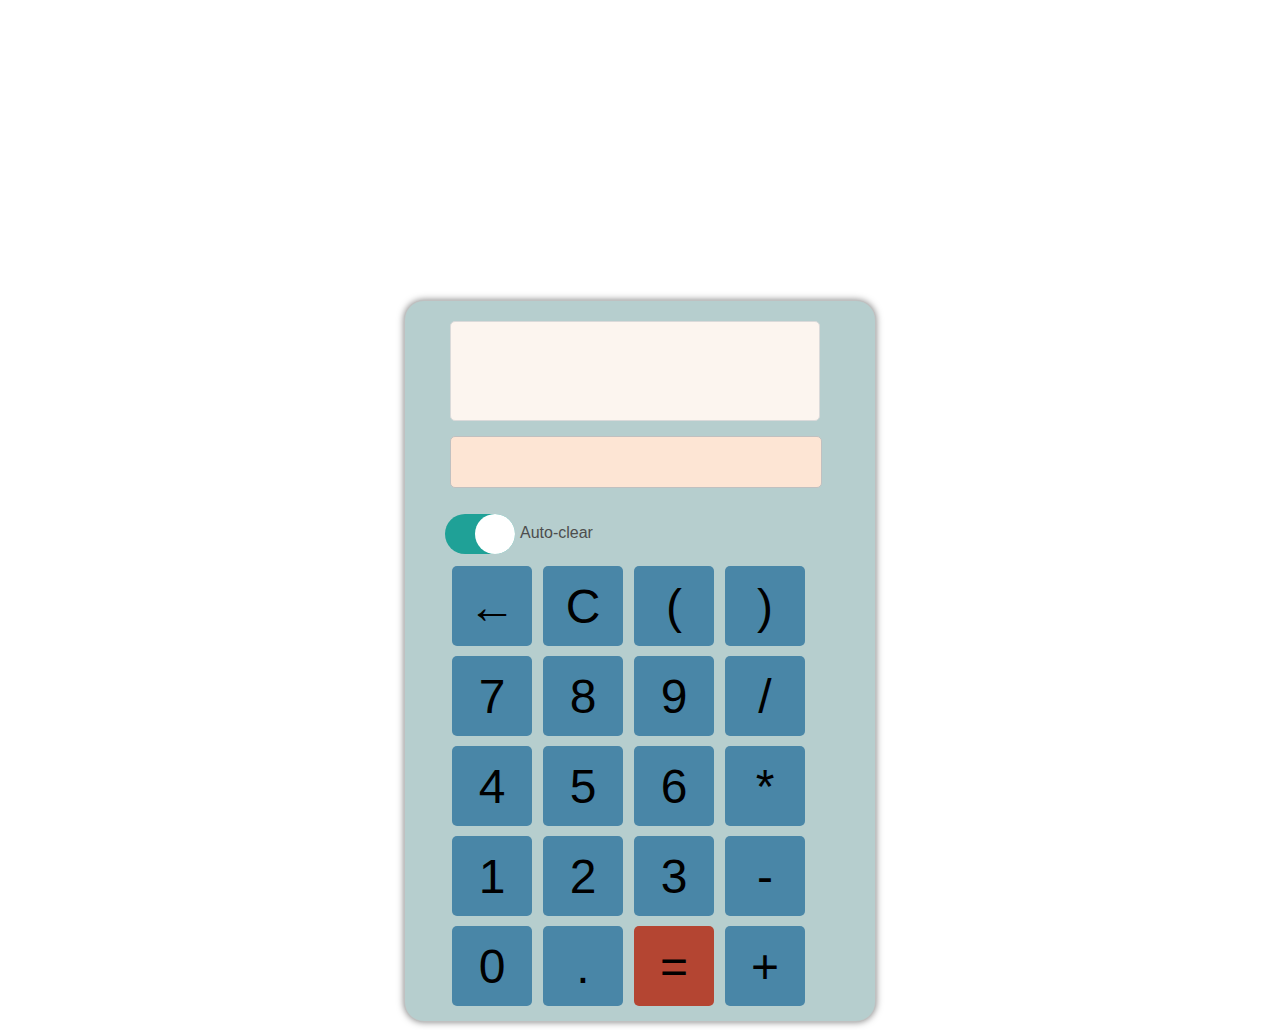
<file: index.html>
<!DOCTYPE html>
<html>
    <head>
        <meta charset="UTF-8">
        <link rel="stylesheet" href="htdocs/calculator.css">
    </head>


    <body>
        <div class="calculator">
            
            <div class="input-field">
                <table class="history-field" id="history-field">
                <tr class="history-item" id='history-item-1'>
                    <td  class='history-item-exp'><a href='' id="expression-str"></a></td>
                    <td  class='history-item-result'><a href='' id='result-str'></a></td>
                </tr>
                <tr class="history-item" id='history-item-2'>
                    <td  class='history-item-exp'><a href='' id="expression-str"></a></td>
                    <td  class='history-item-result'><a href='' id='result-str'></a></td>
                </tr>
                <tr class="history-item" id='history-item-3'>
                    <td  class='history-item-exp'><a href='' id="expression-str"></a></td>
                    <td  class='history-item-result'><a href='' id='result-str'></a></td>
                </tr>
                </table>
                <input type="text" value="" id="main-field" class="main-field" disabled="true"></input>
                        
            </div>
            <div class='buttons-space'>
                <label class="switch">
                    <input type="checkbox" class='auto-clear' checked>
                    <span class="slider round"></span>
                </label>    
                <p class='button-label'>Auto-clear</p>
            </div>

            <div class="buttons-field">
                <table id="main-table">
                    <tr>
                        <td><button class="bttn bttn-numberic" id="back">&#x2190;</button></td>
                        <td><button class="bttn bttn-numberic" id="clear">C</button></td>
                        <td><button class="bttn bttn-numberic" id='Right Parenthesis' >(</button></td>
                        <td><button class="bttn bttn-numberic" id="Right Parenthesis" >)</button></td>
                    </tr>
                    <tr>
                        <td><button class="bttn bttn-numberic">7</button></td>
                        <td><button class="bttn bttn-numberic">8</button></td>
                        <td><button class="bttn bttn-numberic">9</button></td>
                        <td><button class="bttn bttn-numberic">/</button></td>
                    </tr>
                    <tr>
                        <td><button class="bttn bttn-numberic">4</button></td>
                        <td><button class="bttn bttn-numberic">5</button></td>
                        <td><button class="bttn bttn-numberic">6</button></td>
                        <td><button class="bttn bttn-numberic">*</button></td>
                    </tr>
                    <tr>
                        <td><button class="bttn bttn-numberic">1</button></td>
                        <td><button class="bttn bttn-numberic">2</button></td>
                        <td><button class="bttn bttn-numberic">3</button></td>
                        <td><button class="bttn bttn-numberic">-</button></td>
                    </tr>
                    <tr>
                        <td><button class="bttn bttn-numberic">0</button></td>
                        <td><button class="bttn bttn-numberic">.</button></td>
                        <td><button class="bttn bttn-numberic bttn-equals" id="equals">=</button></td>
                        <td><button class="bttn bttn-numberic">+</button></td>
                    </tr>
                </table>
            </div>

        </div>






<!--- 
Elements

<button class="bttn bttn-numberic">1</button>


<input type="text" class="main-field"></input>

/-->
<!---Tests
9 / (89 - (100 / 2) + 48 + (54 - (46 - 2) / 2))
/-->
        <script src="htdocs/calculator.js"></script>
        <script type='text/javascript'>
           // addNewHistory('12345+5', '1235')
        </script>



    </body>
<html>
</file>
<file: htdocs/calculator.css>
.calculator{
    width: 450px;
    height: 700px;
    margin:auto;
    margin-top:300px;
    border: 1px solid rgb(192, 192, 192);
    border-radius: 20px;
    box-shadow: 0 0 7px rgba(0,0,0,0.5);
    background-color: #b6cece;
    padding: 10px;
}
.input-field {
    width:380px;
    height:190px;
    margin:auto
}
.buttons-field{
    width:400px;
    height:380px;
    margin: auto;
}

.bttn{
    width:80px;
    height:80px;
    background-color: #4986a7;
    border: 0px;
    border-radius: 5px;
    font-size: 3em;
    text-align: center;
}
.bttn:hover{
    background-color: #203647;
    color: cornsilk;
}
.bttn-equals{
    background-color: rgb(180, 69, 50);
}
.bttn-equals:hover{
    background-color: rgb(209, 90, 69);
}
.history-field{
    width: 370px;
    height: 100px;
    margin-top: 10px;
    padding: 3px;
    border: 1px solid rgb(218, 218, 218);
    border-radius: 5px;
    background-color: rgb(252, 245, 239);
}
tr{
    width:320px;
    height:20px;
}
.history-item a{
    font: 1em "Fira Sans", sans-serif;
    text-decoration: none;
    color: black;
}
.history-item-exp{
    width: 200px;
    height: 10px;
}
.history-item-result{
    text-decoration: none;
    color: black;
    width: 110px;
    height: 10px;
    text-align: right;
    padding-right: 3px;
}
.main-field{
    width: 360px;
    height: 40px;
    padding: 5px;
    border: 1px solid rgb(192, 192, 192);
    border-radius: 5px;
    background-color: rgb(253, 229, 212);
    margin-top: 15px;
}
}
table{
    width: 400px;

}
td{
    vertical-align: middle;
    display: inline-block;
    margin-left: 9px;
    margin-top: 6px;
}
.buttons-space{
    padding-top: 3px;
    padding-bottom: 3px;
    margin-left: 30px;
    width: 355px;
    height:40px;
}
.switch {
    position: relative;
    display: inline-block;
    width: 70px;
    height: 40px;
  }
  
  .switch input {display:none;}
  
  .slider {
    position: absolute;
    cursor: pointer;
    top: 0;
    left: 0;
    right: 0;
    bottom: 0;
    background-color: rgb(185, 158, 136);
    -webkit-transition: .4s;
    transition: .4s;
  }
  
  .slider:before {
    position: absolute;
    content: "";
    height: 40px;
    width: 40px;
    background-color: white;
    -webkit-transition: .4s;
    transition: .4s;
  }
  
  input:checked + .slider {
    background-color: #1fa197;
  }
  
  input:focus + .slider {
    box-shadow: 0 0 1px #2196F3;
  }
  
  input:checked + .slider:before {
    -webkit-transform: translateX(30px);
    -ms-transform: translateX(30px);
    transform: translateX(30px);
  }
  
  /* Rounded sliders */
  .slider.round {
    border-radius: 34px;
  }
  
  .slider.round:before {
    border-radius: 50%;
  }
  .button-label{
      font: 1em "Fira Sans", sans-serif;
      color: rgb(77, 77, 77);
      margin-top: 10px;
      margin-left: 5px;
      width:100px;
      position: absolute;
      display: inline-block;
  }
</file>
